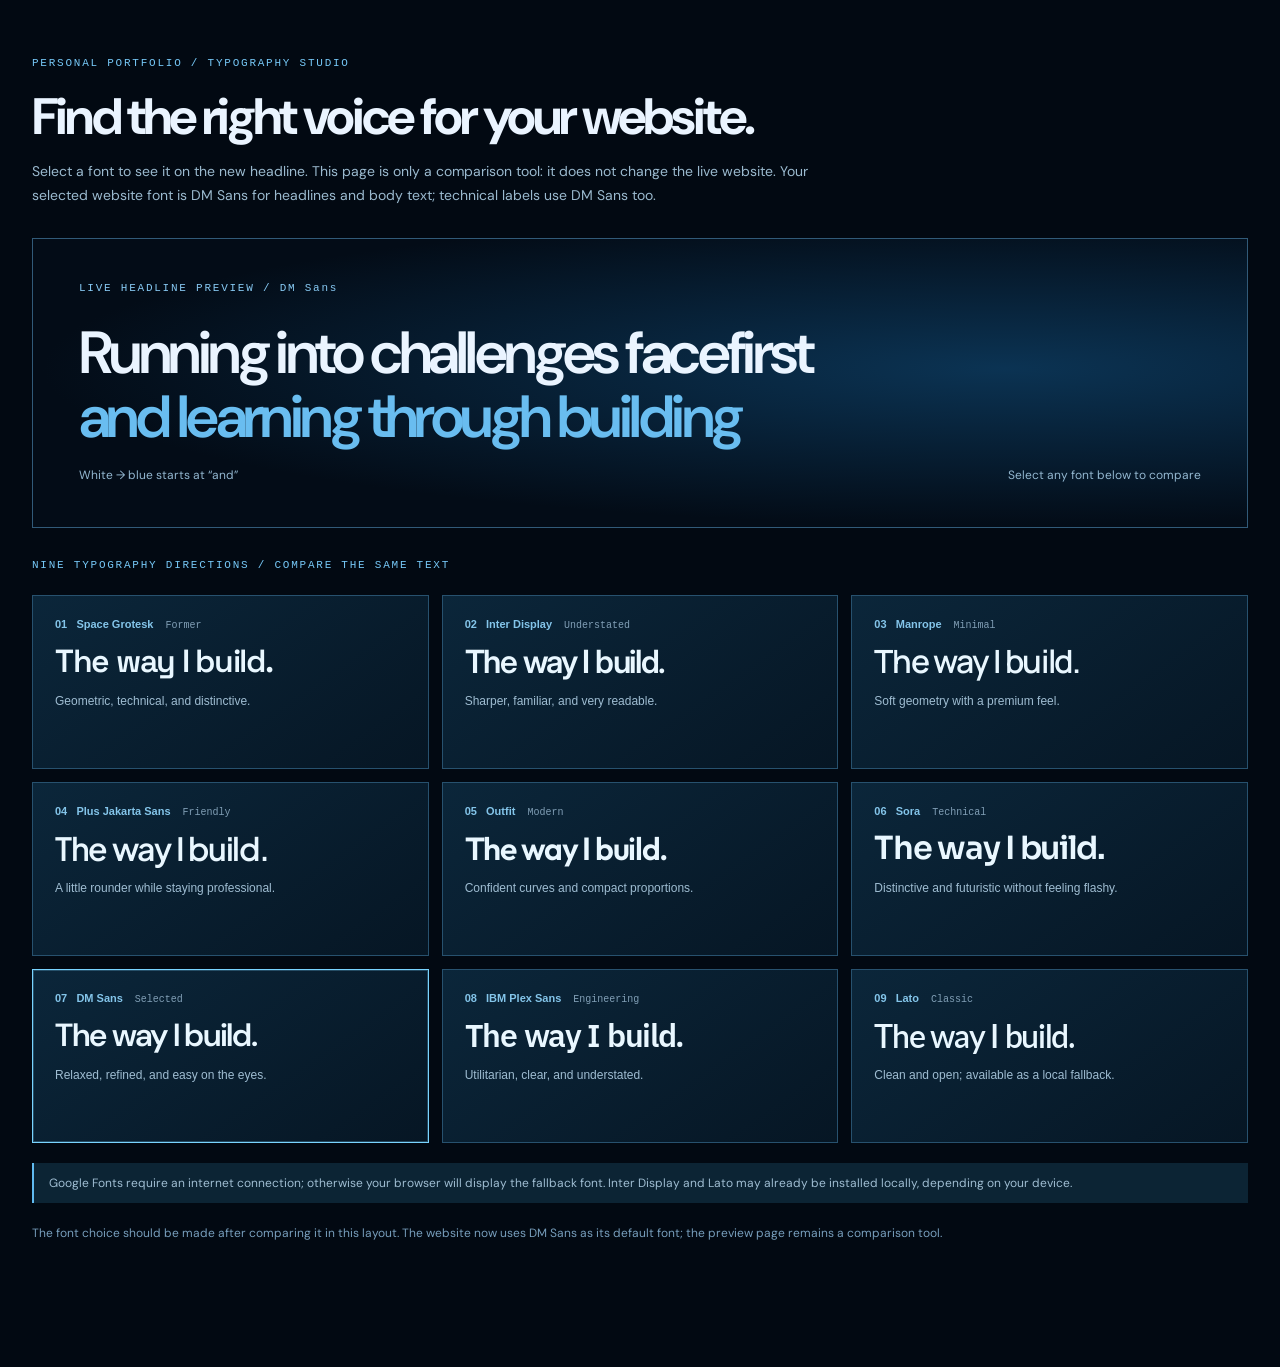
<file: font-preview.html>
<!doctype html><html lang="en"><head><meta charset="UTF-8"/><meta name="viewport" content="width=device-width,initial-scale=1"/><title>Portfolio / Typography Studio</title><link rel="preconnect" href="https://fonts.googleapis.com"/><link rel="preconnect" href="https://fonts.gstatic.com" crossorigin/><link href="https://fonts.googleapis.com/css2?family=Space+Grotesk:wght@500;600;700&family=Inter:wght@500;600;700&family=Manrope:wght@500;600;700&family=Plus+Jakarta+Sans:wght@500;600;700&family=Outfit:wght@500;600;700&family=Sora:wght@500;600;700&family=DM+Sans:wght@500;600;700&family=IBM+Plex+Sans:wght@500;600;700&family=Lato:wght@500;600;700&display=swap" rel="stylesheet"/>
<style>
:root{color-scheme:dark}*{box-sizing:border-box}body{margin:0;background:#020912;color:#eaf4ff;font-family:'DM Sans',Inter,Arial,sans-serif}main{max-width:1390px;margin:auto;padding:56px 32px 110px}.eyebrow{font:500 11px/1.4 monospace;letter-spacing:.16em;color:#76c8f7;text-transform:uppercase}.headline{font-size:clamp(28px,4vw,56px);letter-spacing:-.055em;margin:18px 0 14px;line-height:1.08}.desc{font-size:14px;line-height:1.75;color:#9bbacf;max-width:820px}.preview-frame{border:1px solid #315a78;background:radial-gradient(ellipse at 80% 45%,#0b3353,#030c17 70%);margin:30px 0;padding:40px 46px;min-height:290px;display:grid;align-content:center}.preview-top{color:#87c9f3;letter-spacing:.16em;font:11px monospace;margin:0 0 27px}.hero-sample{font-size:clamp(39px,4.65vw,74px);font-weight:600;line-height:1.075;letter-spacing:-.06em;max-width:930px;margin:0}.hero-sample span{display:block}.hero-sample span:last-child{color:#69bdf0}.meta-row{display:flex;justify-content:space-between;gap:16px;flex-wrap:wrap;color:#93b7d0;font-size:12px;margin-top:18px}.choices{display:grid;grid-template-columns:repeat(3,minmax(0,1fr));gap:13px;margin-top:22px}.type-card{text-align:left;background:linear-gradient(145deg,#0b263a,#061624);border:1px solid #27516e;color:#e9f7ff;cursor:pointer;padding:22px;min-height:174px;display:flex;flex-direction:column;gap:13px;transition:border-color .2s,background .2s}.type-card:hover,.type-card:focus-visible{border-color:#79ccfc;outline:none}.type-card[aria-pressed=true]{border-color:#79d4ff;box-shadow:inset 0 0 0 1px #79d4ff40}.type-meta{display:flex;justify-content:space-between;gap:12px;align-items:baseline;font-size:11px;color:#84c5ea}.type-meta span{font:10px monospace;color:#819fb6}.type-sample{font-size:clamp(20px,2.5vw,33px);line-height:1.1;letter-spacing:-.04em;font-weight:600}.type-caption{font-size:12px;color:#9fbdd2;line-height:1.5}.footer{color:#779ebc;font-size:12px;margin-top:20px;line-height:1.8}.subnote{color:#9fbdd2;font-size:12px;border-left:2px solid #60baf0;padding:12px 15px;background:#0c2434;margin-top:20px}@media(max-width:920px){.choices{grid-template-columns:repeat(2,minmax(0,1fr))}}@media(max-width:600px){main{padding:28px 16px 65px}.choices{grid-template-columns:1fr}.preview-frame{padding:24px 21px;min-height:320px}.hero-sample{font-size:clamp(33px,9vw,48px)}}
</style></head><body><main><div class="eyebrow">Personal portfolio / Typography studio</div><h1 class="headline">Find the right voice for your website.</h1><p class="desc">Select a font to see it on the new headline. This page is only a comparison tool: it does not change the live website. Your selected website font is DM Sans for headlines and body text; technical labels use DM Sans too.</p><section class="preview-frame"><p class="preview-top">LIVE HEADLINE PREVIEW / <span id="selected-name">DM Sans</span></p><h2 class="hero-sample" id="hero-preview" style="font-family:'DM Sans',Inter,Arial,sans-serif"><span>Running into challenges facefirst</span><span>and learning through building</span></h2><div class="meta-row"><span>White → blue starts at “and”</span><span id="font-status">Select any font below to compare</span></div></section><div class="eyebrow">Nine typography directions / compare the same text</div><section class="choices" id="choices"><button class="type-card" data-font="Space Grotesk" aria-pressed="false"><span class="type-meta"><strong>01 &nbsp; Space Grotesk</strong><span>Former</span></span><span class="type-sample" style="font-family:'Space Grotesk',Inter,Arial,sans-serif">The way I build.</span><span class="type-caption">Geometric, technical, and distinctive.</span></button>
<button class="type-card" data-font="Inter Display" aria-pressed="false"><span class="type-meta"><strong>02 &nbsp; Inter Display</strong><span>Understated</span></span><span class="type-sample" style="font-family:'Inter Display',Inter,Arial,sans-serif">The way I build.</span><span class="type-caption">Sharper, familiar, and very readable.</span></button>
<button class="type-card" data-font="Manrope" aria-pressed="false"><span class="type-meta"><strong>03 &nbsp; Manrope</strong><span>Minimal</span></span><span class="type-sample" style="font-family:'Manrope',Inter,Arial,sans-serif">The way I build.</span><span class="type-caption">Soft geometry with a premium feel.</span></button>
<button class="type-card" data-font="Plus Jakarta Sans" aria-pressed="false"><span class="type-meta"><strong>04 &nbsp; Plus Jakarta Sans</strong><span>Friendly</span></span><span class="type-sample" style="font-family:'Plus Jakarta Sans',Inter,Arial,sans-serif">The way I build.</span><span class="type-caption">A little rounder while staying professional.</span></button>
<button class="type-card" data-font="Outfit" aria-pressed="false"><span class="type-meta"><strong>05 &nbsp; Outfit</strong><span>Modern</span></span><span class="type-sample" style="font-family:'Outfit',Inter,Arial,sans-serif">The way I build.</span><span class="type-caption">Confident curves and compact proportions.</span></button>
<button class="type-card" data-font="Sora" aria-pressed="false"><span class="type-meta"><strong>06 &nbsp; Sora</strong><span>Technical</span></span><span class="type-sample" style="font-family:'Sora',Inter,Arial,sans-serif">The way I build.</span><span class="type-caption">Distinctive and futuristic without feeling flashy.</span></button>
<button class="type-card" data-font="DM Sans" aria-pressed="true"><span class="type-meta"><strong>07 &nbsp; DM Sans</strong><span>Selected</span></span><span class="type-sample" style="font-family:'DM Sans',Inter,Arial,sans-serif">The way I build.</span><span class="type-caption">Relaxed, refined, and easy on the eyes.</span></button>
<button class="type-card" data-font="IBM Plex Sans" aria-pressed="false"><span class="type-meta"><strong>08 &nbsp; IBM Plex Sans</strong><span>Engineering</span></span><span class="type-sample" style="font-family:'IBM Plex Sans',Inter,Arial,sans-serif">The way I build.</span><span class="type-caption">Utilitarian, clear, and understated.</span></button>
<button class="type-card" data-font="Lato" aria-pressed="false"><span class="type-meta"><strong>09 &nbsp; Lato</strong><span>Classic</span></span><span class="type-sample" style="font-family:'Lato',Inter,Arial,sans-serif">The way I build.</span><span class="type-caption">Clean and open; available as a local fallback.</span></button></section><p class="subnote">Google Fonts require an internet connection; otherwise your browser will display the fallback font. Inter Display and Lato may already be installed locally, depending on your device.</p><p class="footer">The font choice should be made after comparing it in this layout. The website now uses DM Sans as its default font; the preview page remains a comparison tool.</p></main>
<script>const cards=[...document.querySelectorAll('.type-card')];const hero=document.querySelector('#hero-preview');const label=document.querySelector('#selected-name');for(const card of cards){card.addEventListener('click',()=>{const font=card.dataset.font;hero.style.fontFamily=`"${font}", Inter, Arial, sans-serif`;label.textContent=font;cards.forEach(x=>x.setAttribute('aria-pressed',String(x===card)));document.querySelector('#font-status').textContent=`Viewing ${font}`;});}</script></body></html>
</file>
